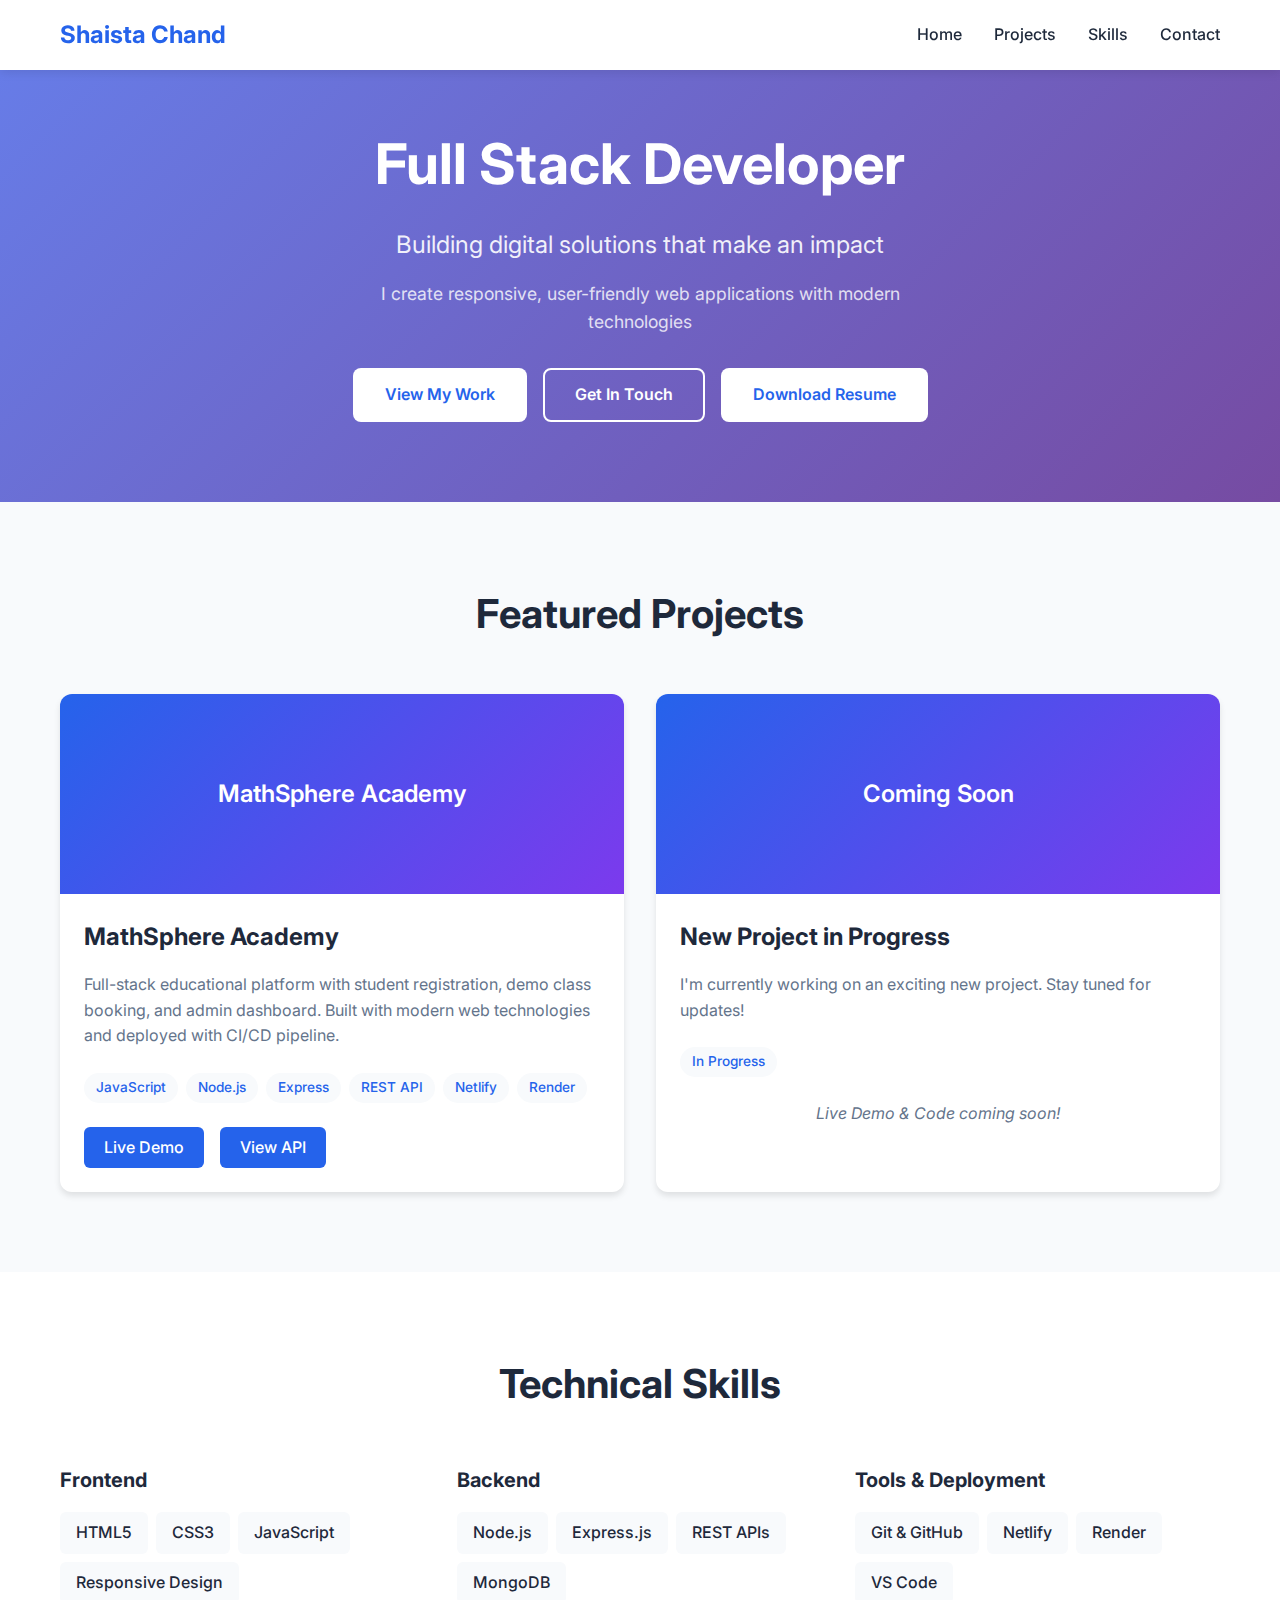
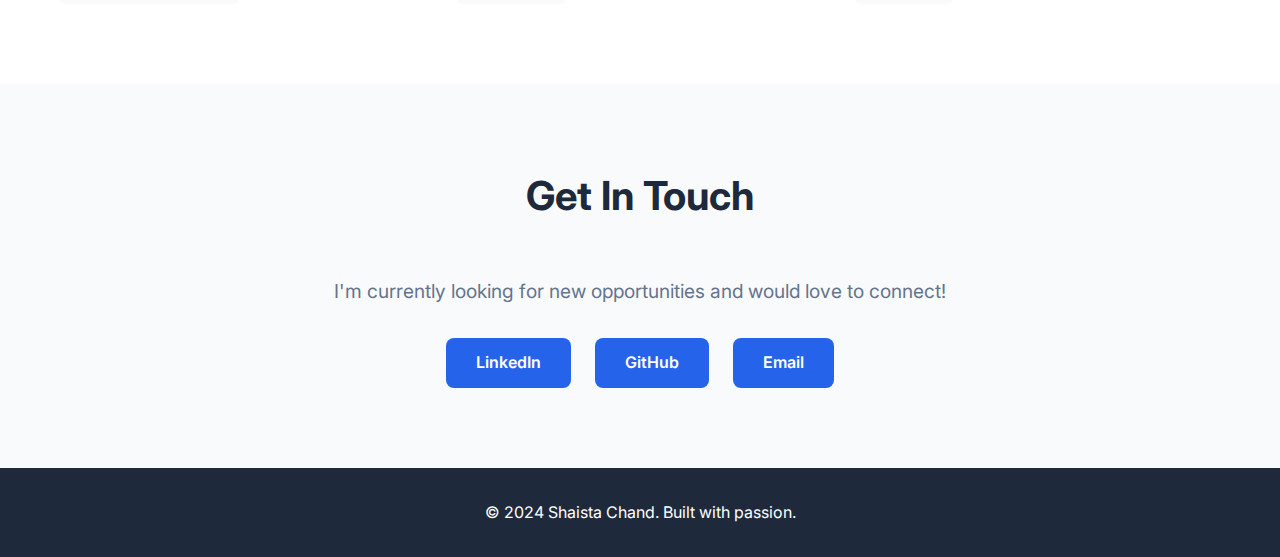
<file: portfolio/index.html>
<!DOCTYPE html>
<html lang="en">
<head>
    <meta charset="UTF-8">
    <meta name="viewport" content="width=device-width, initial-scale=1.0">
    <title>Shaista Chand - Full Stack Developer</title>
    <link rel="stylesheet" href="style.css">
    <link href="https://fonts.googleapis.com/css2?family=Inter:wght@300;400;500;600;700&display=swap" rel="stylesheet">
</head>
<body>
    <!-- Header -->
    <header class="header">
        <div class="container">
            <nav class="nav">
                <div class="logo">Shaista Chand</div>
                <ul class="nav-links">
                    <li><a href="#home">Home</a></li>
                    <li><a href="#projects">Projects</a></li>
                    <li><a href="#skills">Skills</a></li>
                    <li><a href="#contact">Contact</a></li>
                </ul>
            </nav>
        </div>
    </header>

    <!-- Hero Section -->
    <section id="home" class="hero">
        <div class="container">
            <div class="hero-content">
                <h1>Full Stack Developer</h1>
                <p class="hero-subtitle">Building digital solutions that make an impact</p>
                <p class="hero-desc">I create responsive, user-friendly web applications with modern technologies</p>
                <div class="hero-buttons">
                    <a href="#projects" class="btn btn-primary">View My Work</a>
                    <a href="#contact" class="btn btn-secondary">Get In Touch</a>
                    <a href="assets\resume.pdf" class="btn btn-primary" download>Download Resume</a>
                </div>
            </div>
        </div>
    </section>

    <!-- Projects Section -->
    <section id="projects" class="projects">
        <div class="container">
            <h2 class="section-title">Featured Projects</h2>
            <div class="projects-grid">
                <!-- Project 1 - MathSphere Academy -->
                <div class="project-card">
                    <div class="project-image">
                        <div class="project-placeholder">MathSphere Academy</div>
                    </div>
                    <div class="project-content">
                        <h3>MathSphere Academy</h3>
                        <p>Full-stack educational platform with student registration, demo class booking, and admin dashboard. Built with modern web technologies and deployed with CI/CD pipeline.</p>
                        <div class="project-tech">
                            <span class="tech-tag">JavaScript</span>
                            <span class="tech-tag">Node.js</span>
                            <span class="tech-tag">Express</span>
                            <span class="tech-tag">REST API</span>
                            <span class="tech-tag">Netlify</span>
                            <span class="tech-tag">Render</span>
                        </div>
                        <div class="project-links">
                            <a href="https://magnificent-peony-b7d999.netlify.app" class="project-link" target="_blank">Live Demo</a>
                            <a href="https://mathsphere-academy.onrender.com/api/contact/contacts" class="project-link" target="_blank">View API</a>
                        </div>
                    </div>
                </div>

                <!-- Project 2 - Add your second project here -->
                <!-- <div class="project-card">
                    <div class="project-image">
                        <div class="project-placeholder">Project 2</div>
                    </div>
                    <div class="project-content">
                        <h3>Project Name</h3>
                        <p>Brief description of your project and what it does.</p>
                        <div class="project-tech">
                            <span class="tech-tag">React</span>
                            <span class="tech-tag">CSS</span>
                            <span class="tech-tag">API</span>
                        </div>
                        <div class="project-links">
                            <a href="#" class="project-link">Live Demo</a>
                            <a href="#" class="project-link">GitHub</a>
                        </div>
                    </div>
                </div> -->

                <div class="project-card">
    <div class="project-image">
        <div class="project-placeholder">Coming Soon</div>
    </div>
    <div class="project-content">
        <h3>New Project in Progress</h3>
        <p>I'm currently working on an exciting new project. Stay tuned for updates!</p>
        <div class="project-tech">
            <span class="tech-tag">In Progress</span>
        </div>
        <p class="coming-soon">Live Demo & Code coming soon!</p>
    </div>
</div>


            </div>
        </div>
    </section>

    <!-- Skills Section -->
    <section id="skills" class="skills">
        <div class="container">
            <h2 class="section-title">Technical Skills</h2>
            <div class="skills-grid">
                <div class="skill-category">
                    <h3>Frontend</h3>
                    <div class="skill-tags">
                        <span class="skill-tag">HTML5</span>
                        <span class="skill-tag">CSS3</span>
                        <span class="skill-tag">JavaScript</span>
                        <span class="skill-tag">Responsive Design</span>
                    </div>
                </div>
                <div class="skill-category">
                    <h3>Backend</h3>
                    <div class="skill-tags">
                        <span class="skill-tag">Node.js</span>
                        <span class="skill-tag">Express.js</span>
                        <span class="skill-tag">REST APIs</span>
                        <span class="skill-tag">MongoDB</span>
                    </div>
                </div>
                <div class="skill-category">
                    <h3>Tools & Deployment</h3>
                    <div class="skill-tags">
                        <span class="skill-tag">Git & GitHub</span>
                        <span class="skill-tag">Netlify</span>
                        <span class="skill-tag">Render</span>
                        <span class="skill-tag">VS Code</span>
                    </div>
                </div>
            </div>
        </div>
    </section>

    <!-- Contact Section -->
    <section id="contact" class="contact">
        <div class="container">
            <h2 class="section-title">Get In Touch</h2>
            <div class="contact-content">
                <p>I'm currently looking for new opportunities and would love to connect!</p>
                <div class="contact-links">
                    <a href="https://www.linkedin.com/in/shaista-c-3615b610/" class="contact-link" target="_blank">LinkedIn</a>
                    <a href="https://github.com/ShaistaChand" class="contact-link" target="_blank">GitHub</a>
                    <a href="mailto:shaisthachand06@gmail.com" class="contact-link">Email</a>
                </div>
            </div>
        </div>
    </section>

    <!-- Footer -->
    <footer class="footer">
        <div class="container">
            <p>&copy; 2024 Shaista Chand. Built with passion.</p>
        </div>
    </footer>

    <script src="script.js"></script>
</body>
</html>
</file>
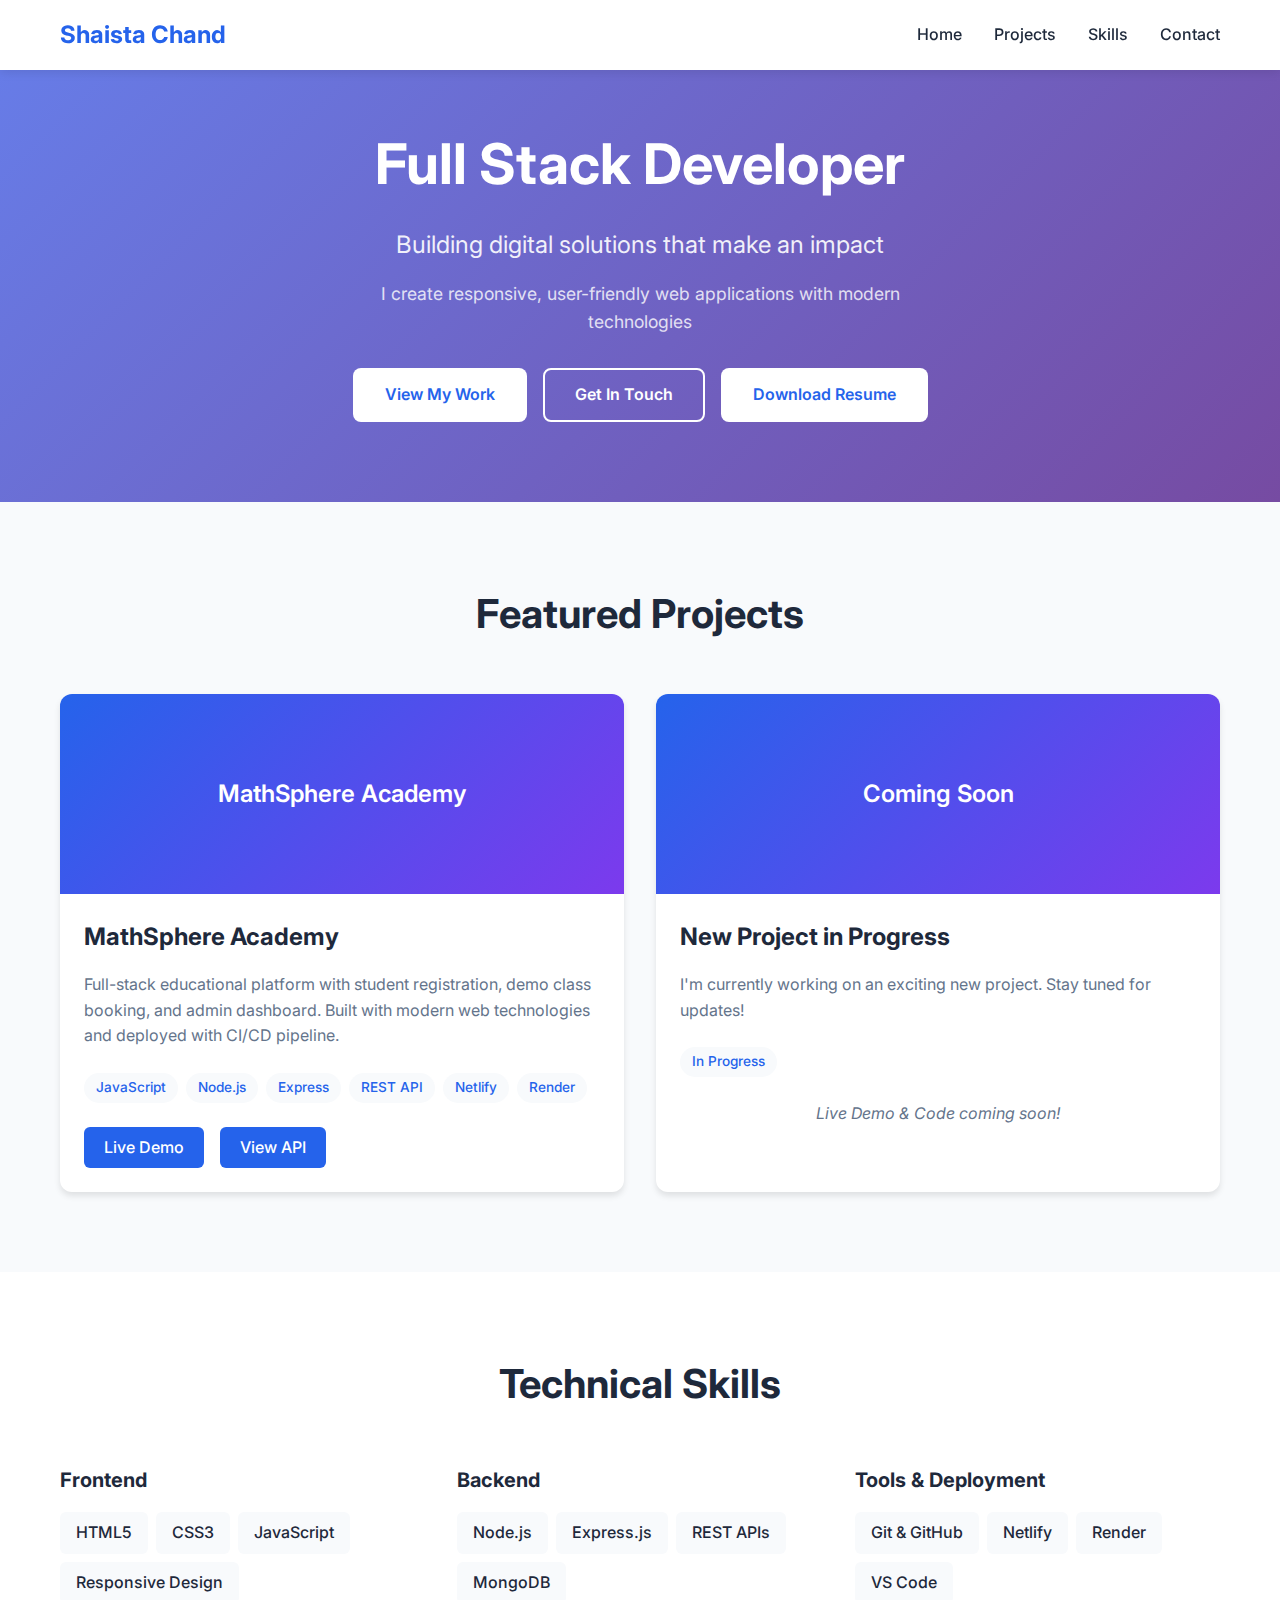
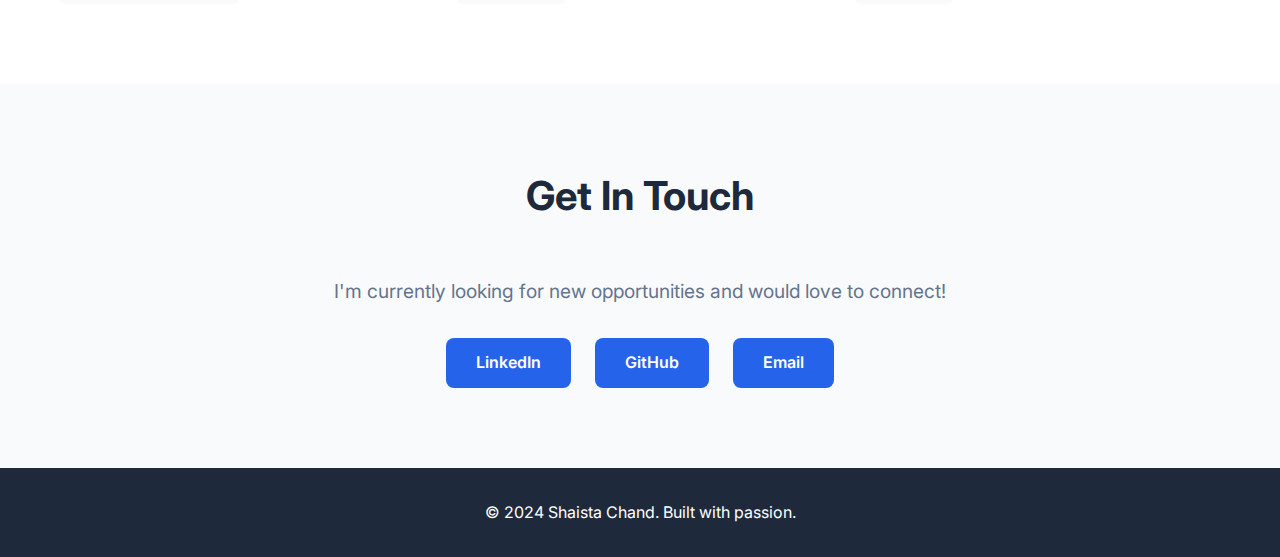
<file: public/index.html>
<!DOCTYPE html>
<html lang="en">
<head>
    <meta charset="UTF-8">
    <meta name="viewport" content="width=device-width, initial-scale=1.0">
    <title>Shaista Chand - Full Stack Developer</title>
    <link rel="stylesheet" href="style.css">
    <link href="https://fonts.googleapis.com/css2?family=Inter:wght@300;400;500;600;700&display=swap" rel="stylesheet">
</head>
<body>
    <!-- Header -->
    <header class="header">
        <div class="container">
            <nav class="nav">
                <div class="logo">Shaista Chand</div>
                <ul class="nav-links">
                    <li><a href="#home">Home</a></li>
                    <li><a href="#projects">Projects</a></li>
                    <li><a href="#skills">Skills</a></li>
                    <li><a href="#contact">Contact</a></li>
                </ul>
            </nav>
        </div>
    </header>

    <!-- Hero Section -->
    <section id="home" class="hero">
        <div class="container">
            <div class="hero-content">
                <h1>Full Stack Developer</h1>
                <p class="hero-subtitle">Building digital solutions that make an impact</p>
                <p class="hero-desc">I create responsive, user-friendly web applications with modern technologies</p>
                <div class="hero-buttons">
                    <a href="#projects" class="btn btn-primary">View My Work</a>
                    <a href="#contact" class="btn btn-secondary">Get In Touch</a>
                    <a href="./assets/resume.pdf" class="btn btn-primary" download>Download Resume</a>
                </div>
            </div>
        </div>
    </section>

    <!-- Projects Section -->
    <section id="projects" class="projects">
        <div class="container">
            <h2 class="section-title">Featured Projects</h2>
            <div class="projects-grid">
                <!-- Project 1 - MathSphere Academy -->
                <div class="project-card">
                    <div class="project-image">
                        <div class="project-placeholder">MathSphere Academy</div>
                    </div>
                    <div class="project-content">
                        <h3>MathSphere Academy</h3>
                        <p>Full-stack educational platform with student registration, demo class booking, and admin dashboard. Built with modern web technologies and deployed with CI/CD pipeline.</p>
                        <div class="project-tech">
                            <span class="tech-tag">JavaScript</span>
                            <span class="tech-tag">Node.js</span>
                            <span class="tech-tag">Express</span>
                            <span class="tech-tag">REST API</span>
                            <span class="tech-tag">Netlify</span>
                            <span class="tech-tag">Render</span>
                        </div>
                        <div class="project-links">
                            <a href="https://magnificent-peony-b7d999.netlify.app" class="project-link" target="_blank">Live Demo</a>
                            <a href="https://mathsphere-academy.onrender.com/api/contact/contacts" class="project-link" target="_blank">View API</a>
                        </div>
                    </div>
                </div>

                <!-- Project 2 - Add your second project here -->
                <!-- <div class="project-card">
                    <div class="project-image">
                        <div class="project-placeholder">Project 2</div>
                    </div>
                    <div class="project-content">
                        <h3>Project Name</h3>
                        <p>Brief description of your project and what it does.</p>
                        <div class="project-tech">
                            <span class="tech-tag">React</span>
                            <span class="tech-tag">CSS</span>
                            <span class="tech-tag">API</span>
                        </div>
                        <div class="project-links">
                            <a href="#" class="project-link">Live Demo</a>
                            <a href="#" class="project-link">GitHub</a>
                        </div>
                    </div>
                </div> -->

                <div class="project-card">
    <div class="project-image">
        <div class="project-placeholder">Coming Soon</div>
    </div>
    <div class="project-content">
        <h3>New Project in Progress</h3>
        <p>I'm currently working on an exciting new project. Stay tuned for updates!</p>
        <div class="project-tech">
            <span class="tech-tag">In Progress</span>
        </div>
        <p class="coming-soon">Live Demo & Code coming soon!</p>
    </div>
</div>


            </div>
        </div>
    </section>

    <!-- Skills Section -->
    <section id="skills" class="skills">
        <div class="container">
            <h2 class="section-title">Technical Skills</h2>
            <div class="skills-grid">
                <div class="skill-category">
                    <h3>Frontend</h3>
                    <div class="skill-tags">
                        <span class="skill-tag">HTML5</span>
                        <span class="skill-tag">CSS3</span>
                        <span class="skill-tag">JavaScript</span>
                        <span class="skill-tag">Responsive Design</span>
                    </div>
                </div>
                <div class="skill-category">
                    <h3>Backend</h3>
                    <div class="skill-tags">
                        <span class="skill-tag">Node.js</span>
                        <span class="skill-tag">Express.js</span>
                        <span class="skill-tag">REST APIs</span>
                        <span class="skill-tag">MongoDB</span>
                    </div>
                </div>
                <div class="skill-category">
                    <h3>Tools & Deployment</h3>
                    <div class="skill-tags">
                        <span class="skill-tag">Git & GitHub</span>
                        <span class="skill-tag">Netlify</span>
                        <span class="skill-tag">Render</span>
                        <span class="skill-tag">VS Code</span>
                    </div>
                </div>
            </div>
        </div>
    </section>

    <!-- Contact Section -->
    <section id="contact" class="contact">
        <div class="container">
            <h2 class="section-title">Get In Touch</h2>
            <div class="contact-content">
                <p>I'm currently looking for new opportunities and would love to connect!</p>
                <div class="contact-links">
                    <a href="https://www.linkedin.com/in/shaista-c-3615b610/" class="contact-link" target="_blank">LinkedIn</a>
                    <a href="https://github.com/ShaistaChand" class="contact-link" target="_blank">GitHub</a>
                    <a href="mailto:shaisthachand06@gmail.com" class="contact-link">Email</a>
                </div>
            </div>
        </div>
    </section>

    <!-- Footer -->
    <footer class="footer">
        <div class="container">
            <p>&copy; 2024 Shaista Chand. Built with passion.</p>
        </div>
    </footer>

    <script src="script.js"></script>
</body>
</html>
</file>
<file: portfolio/style.css>
* {
    margin: 0;
    padding: 0;
    box-sizing: border-box;
}

:root {
    --primary-color: #2563eb;
    --secondary-color: #64748b;
    --background-color: #ffffff;
    --text-color: #1e293b;
    --light-gray: #f8fafc;
    --border-color: #e2e8f0;
}

body {
    font-family: 'Inter', sans-serif;
    line-height: 1.6;
    color: var(--text-color);
    background-color: var(--background-color);
}

.container {
    max-width: 1200px;
    margin: 0 auto;
    padding: 0 20px;
}

/* Header */
.header {
    background: var(--background-color);
    box-shadow: 0 2px 10px rgba(0,0,0,0.1);
    position: fixed;
    width: 100%;
    top: 0;
    z-index: 1000;
}

.nav {
    display: flex;
    justify-content: space-between;
    align-items: center;
    padding: 1rem 0;
}

.logo {
    font-size: 1.5rem;
    font-weight: 700;
    color: var(--primary-color);
}

.nav-links {
    display: flex;
    list-style: none;
    gap: 2rem;
}

.nav-links a {
    text-decoration: none;
    color: var(--text-color);
    font-weight: 500;
    transition: color 0.3s;
}

.nav-links a:hover {
    color: var(--primary-color);
}

/* Hero Section */
.hero {
    padding: 120px 0 80px;
    background: linear-gradient(135deg, #667eea 0%, #764ba2 100%);
    color: white;
    text-align: center;
}

.hero h1 {
    font-size: 3.5rem;
    margin-bottom: 1rem;
    font-weight: 700;
}

.hero-subtitle {
    font-size: 1.5rem;
    margin-bottom: 1rem;
    opacity: 0.9;
}

.hero-desc {
    font-size: 1.1rem;
    margin-bottom: 2rem;
    opacity: 0.8;
    max-width: 600px;
    margin-left: auto;
    margin-right: auto;
}

.hero-buttons {
    display: flex;
    gap: 1rem;
    justify-content: center;
    flex-wrap: wrap;
}

.btn {
    padding: 12px 30px;
    border-radius: 8px;
    text-decoration: none;
    font-weight: 600;
    transition: all 0.3s;
    border: 2px solid transparent;
}

.btn-primary {
    background: white;
    color: var(--primary-color);
}

.btn-primary:hover {
    background: transparent;
    border-color: white;
    color: white;
}

.btn-secondary {
    background: transparent;
    border: 2px solid white;
    color: white;
}

.btn-secondary:hover {
    background: white;
    color: var(--primary-color);
}

/* Sections */
section {
    padding: 80px 0;
}

.section-title {
    text-align: center;
    font-size: 2.5rem;
    margin-bottom: 3rem;
    color: var(--text-color);
}

/* Projects */
.projects {
    background: var(--light-gray);
}

.projects-grid {
    display: grid;
    grid-template-columns: repeat(auto-fit, minmax(350px, 1fr));
    gap: 2rem;
}

.project-card {
    background: white;
    border-radius: 12px;
    overflow: hidden;
    box-shadow: 0 4px 6px rgba(0,0,0,0.1);
    transition: transform 0.3s, box-shadow 0.3s;
}

.project-card:hover {
    transform: translateY(-5px);
    box-shadow: 0 10px 25px rgba(0,0,0,0.15);
}

.project-image {
    height: 200px;
    background: linear-gradient(135deg, var(--primary-color), #7c3aed);
    display: flex;
    align-items: center;
    justify-content: center;
    color: white;
    font-size: 1.5rem;
    font-weight: 600;
}

.project-content {
    padding: 1.5rem;
}

.project-content h3 {
    font-size: 1.5rem;
    margin-bottom: 1rem;
    color: var(--text-color);
}

.project-content p {
    color: var(--secondary-color);
    margin-bottom: 1.5rem;
}

.project-tech {
    display: flex;
    flex-wrap: wrap;
    gap: 0.5rem;
    margin-bottom: 1.5rem;
}

.tech-tag {
    background: var(--light-gray);
    color: var(--primary-color);
    padding: 4px 12px;
    border-radius: 20px;
    font-size: 0.85rem;
    font-weight: 500;
}

.project-links {
    display: flex;
    gap: 1rem;
}

.project-link {
    padding: 8px 20px;
    background: var(--primary-color);
    color: white;
    text-decoration: none;
    border-radius: 6px;
    font-weight: 500;
    transition: background 0.3s;
}

.project-link:hover {
    background: #1d4ed8;
}

/* once my mtb project is up and live then comment out this code along with the html class="project-placeholder">Coming Soon project and activate the above project 2 code */
.coming-soon {
    font-style: italic;
    color: var(--secondary-color);
    text-align: center;
    margin-top: 1rem;
}

/* Skills */
.skills-grid {
    display: grid;
    grid-template-columns: repeat(auto-fit, minmax(250px, 1fr));
    gap: 2rem;
}

.skill-category h3 {
    font-size: 1.25rem;
    margin-bottom: 1rem;
    color: var(--text-color);
}

.skill-tags {
    display: flex;
    flex-wrap: wrap;
    gap: 0.5rem;
}

.skill-tag {
    background: var(--light-gray);
    color: var(--text-color);
    padding: 8px 16px;
    border-radius: 6px;
    font-weight: 500;
}

/* Contact */
.contact {
    text-align: center;
    background: var(--light-gray);
}

.contact-content p {
    font-size: 1.2rem;
    margin-bottom: 2rem;
    color: var(--secondary-color);
}

.contact-links {
    display: flex;
    justify-content: center;
    gap: 1.5rem;
    flex-wrap: wrap;
}

.contact-link {
    padding: 12px 30px;
    background: var(--primary-color);
    color: white;
    text-decoration: none;
    border-radius: 8px;
    font-weight: 600;
    transition: background 0.3s;
}

.contact-link:hover {
    background: #1d4ed8;
}

/* Footer */
.footer {
    background: var(--text-color);
    color: white;
    text-align: center;
    padding: 2rem 0;
}

/* Responsive */
@media (max-width: 768px) {
    .nav-links {
        display: none;
    }
    
    .hero h1 {
        font-size: 2.5rem;
    }
    
    .hero-subtitle {
        font-size: 1.25rem;
    }
    
    .section-title {
        font-size: 2rem;
    }
    
    .projects-grid {
        grid-template-columns: 1fr;
    }
    
    .hero-buttons, .contact-links {
        flex-direction: column;
        align-items: center;
    }
    
    .btn, .contact-link {
        width: 200px;
        text-align: center;
    }
}
</file>
<file: public/style.css>
* {
    margin: 0;
    padding: 0;
    box-sizing: border-box;
}

:root {
    --primary-color: #2563eb;
    --secondary-color: #64748b;
    --background-color: #ffffff;
    --text-color: #1e293b;
    --light-gray: #f8fafc;
    --border-color: #e2e8f0;
}

body {
    font-family: 'Inter', sans-serif;
    line-height: 1.6;
    color: var(--text-color);
    background-color: var(--background-color);
}

.container {
    max-width: 1200px;
    margin: 0 auto;
    padding: 0 20px;
}

/* Header */
.header {
    background: var(--background-color);
    box-shadow: 0 2px 10px rgba(0,0,0,0.1);
    position: fixed;
    width: 100%;
    top: 0;
    z-index: 1000;
}

.nav {
    display: flex;
    justify-content: space-between;
    align-items: center;
    padding: 1rem 0;
}

.logo {
    font-size: 1.5rem;
    font-weight: 700;
    color: var(--primary-color);
}

.nav-links {
    display: flex;
    list-style: none;
    gap: 2rem;
}

.nav-links a {
    text-decoration: none;
    color: var(--text-color);
    font-weight: 500;
    transition: color 0.3s;
}

.nav-links a:hover {
    color: var(--primary-color);
}

/* Hero Section */
.hero {
    padding: 120px 0 80px;
    background: linear-gradient(135deg, #667eea 0%, #764ba2 100%);
    color: white;
    text-align: center;
}

.hero h1 {
    font-size: 3.5rem;
    margin-bottom: 1rem;
    font-weight: 700;
}

.hero-subtitle {
    font-size: 1.5rem;
    margin-bottom: 1rem;
    opacity: 0.9;
}

.hero-desc {
    font-size: 1.1rem;
    margin-bottom: 2rem;
    opacity: 0.8;
    max-width: 600px;
    margin-left: auto;
    margin-right: auto;
}

.hero-buttons {
    display: flex;
    gap: 1rem;
    justify-content: center;
    flex-wrap: wrap;
}

.btn {
    padding: 12px 30px;
    border-radius: 8px;
    text-decoration: none;
    font-weight: 600;
    transition: all 0.3s;
    border: 2px solid transparent;
}

.btn-primary {
    background: white;
    color: var(--primary-color);
}

.btn-primary:hover {
    background: transparent;
    border-color: white;
    color: white;
}

.btn-secondary {
    background: transparent;
    border: 2px solid white;
    color: white;
}

.btn-secondary:hover {
    background: white;
    color: var(--primary-color);
}

/* Sections */
section {
    padding: 80px 0;
}

.section-title {
    text-align: center;
    font-size: 2.5rem;
    margin-bottom: 3rem;
    color: var(--text-color);
}

/* Projects */
.projects {
    background: var(--light-gray);
}

.projects-grid {
    display: grid;
    grid-template-columns: repeat(auto-fit, minmax(350px, 1fr));
    gap: 2rem;
}

.project-card {
    background: white;
    border-radius: 12px;
    overflow: hidden;
    box-shadow: 0 4px 6px rgba(0,0,0,0.1);
    transition: transform 0.3s, box-shadow 0.3s;
}

.project-card:hover {
    transform: translateY(-5px);
    box-shadow: 0 10px 25px rgba(0,0,0,0.15);
}

.project-image {
    height: 200px;
    background: linear-gradient(135deg, var(--primary-color), #7c3aed);
    display: flex;
    align-items: center;
    justify-content: center;
    color: white;
    font-size: 1.5rem;
    font-weight: 600;
}

.project-content {
    padding: 1.5rem;
}

.project-content h3 {
    font-size: 1.5rem;
    margin-bottom: 1rem;
    color: var(--text-color);
}

.project-content p {
    color: var(--secondary-color);
    margin-bottom: 1.5rem;
}

.project-tech {
    display: flex;
    flex-wrap: wrap;
    gap: 0.5rem;
    margin-bottom: 1.5rem;
}

.tech-tag {
    background: var(--light-gray);
    color: var(--primary-color);
    padding: 4px 12px;
    border-radius: 20px;
    font-size: 0.85rem;
    font-weight: 500;
}

.project-links {
    display: flex;
    gap: 1rem;
}

.project-link {
    padding: 8px 20px;
    background: var(--primary-color);
    color: white;
    text-decoration: none;
    border-radius: 6px;
    font-weight: 500;
    transition: background 0.3s;
}

.project-link:hover {
    background: #1d4ed8;
}

/* once my mtb project is up and live then comment out this code along with the html class="project-placeholder">Coming Soon project and activate the above project 2 code */
.coming-soon {
    font-style: italic;
    color: var(--secondary-color);
    text-align: center;
    margin-top: 1rem;
}

/* Skills */
.skills-grid {
    display: grid;
    grid-template-columns: repeat(auto-fit, minmax(250px, 1fr));
    gap: 2rem;
}

.skill-category h3 {
    font-size: 1.25rem;
    margin-bottom: 1rem;
    color: var(--text-color);
}

.skill-tags {
    display: flex;
    flex-wrap: wrap;
    gap: 0.5rem;
}

.skill-tag {
    background: var(--light-gray);
    color: var(--text-color);
    padding: 8px 16px;
    border-radius: 6px;
    font-weight: 500;
}

/* Contact */
.contact {
    text-align: center;
    background: var(--light-gray);
}

.contact-content p {
    font-size: 1.2rem;
    margin-bottom: 2rem;
    color: var(--secondary-color);
}

.contact-links {
    display: flex;
    justify-content: center;
    gap: 1.5rem;
    flex-wrap: wrap;
}

.contact-link {
    padding: 12px 30px;
    background: var(--primary-color);
    color: white;
    text-decoration: none;
    border-radius: 8px;
    font-weight: 600;
    transition: background 0.3s;
}

.contact-link:hover {
    background: #1d4ed8;
}

/* Footer */
.footer {
    background: var(--text-color);
    color: white;
    text-align: center;
    padding: 2rem 0;
}

/* Responsive */
@media (max-width: 768px) {
    .nav-links {
        display: none;
    }
    
    .hero h1 {
        font-size: 2.5rem;
    }
    
    .hero-subtitle {
        font-size: 1.25rem;
    }
    
    .section-title {
        font-size: 2rem;
    }
    
    .projects-grid {
        grid-template-columns: 1fr;
    }
    
    .hero-buttons, .contact-links {
        flex-direction: column;
        align-items: center;
    }
    
    .btn, .contact-link {
        width: 200px;
        text-align: center;
    }
}
</file>
